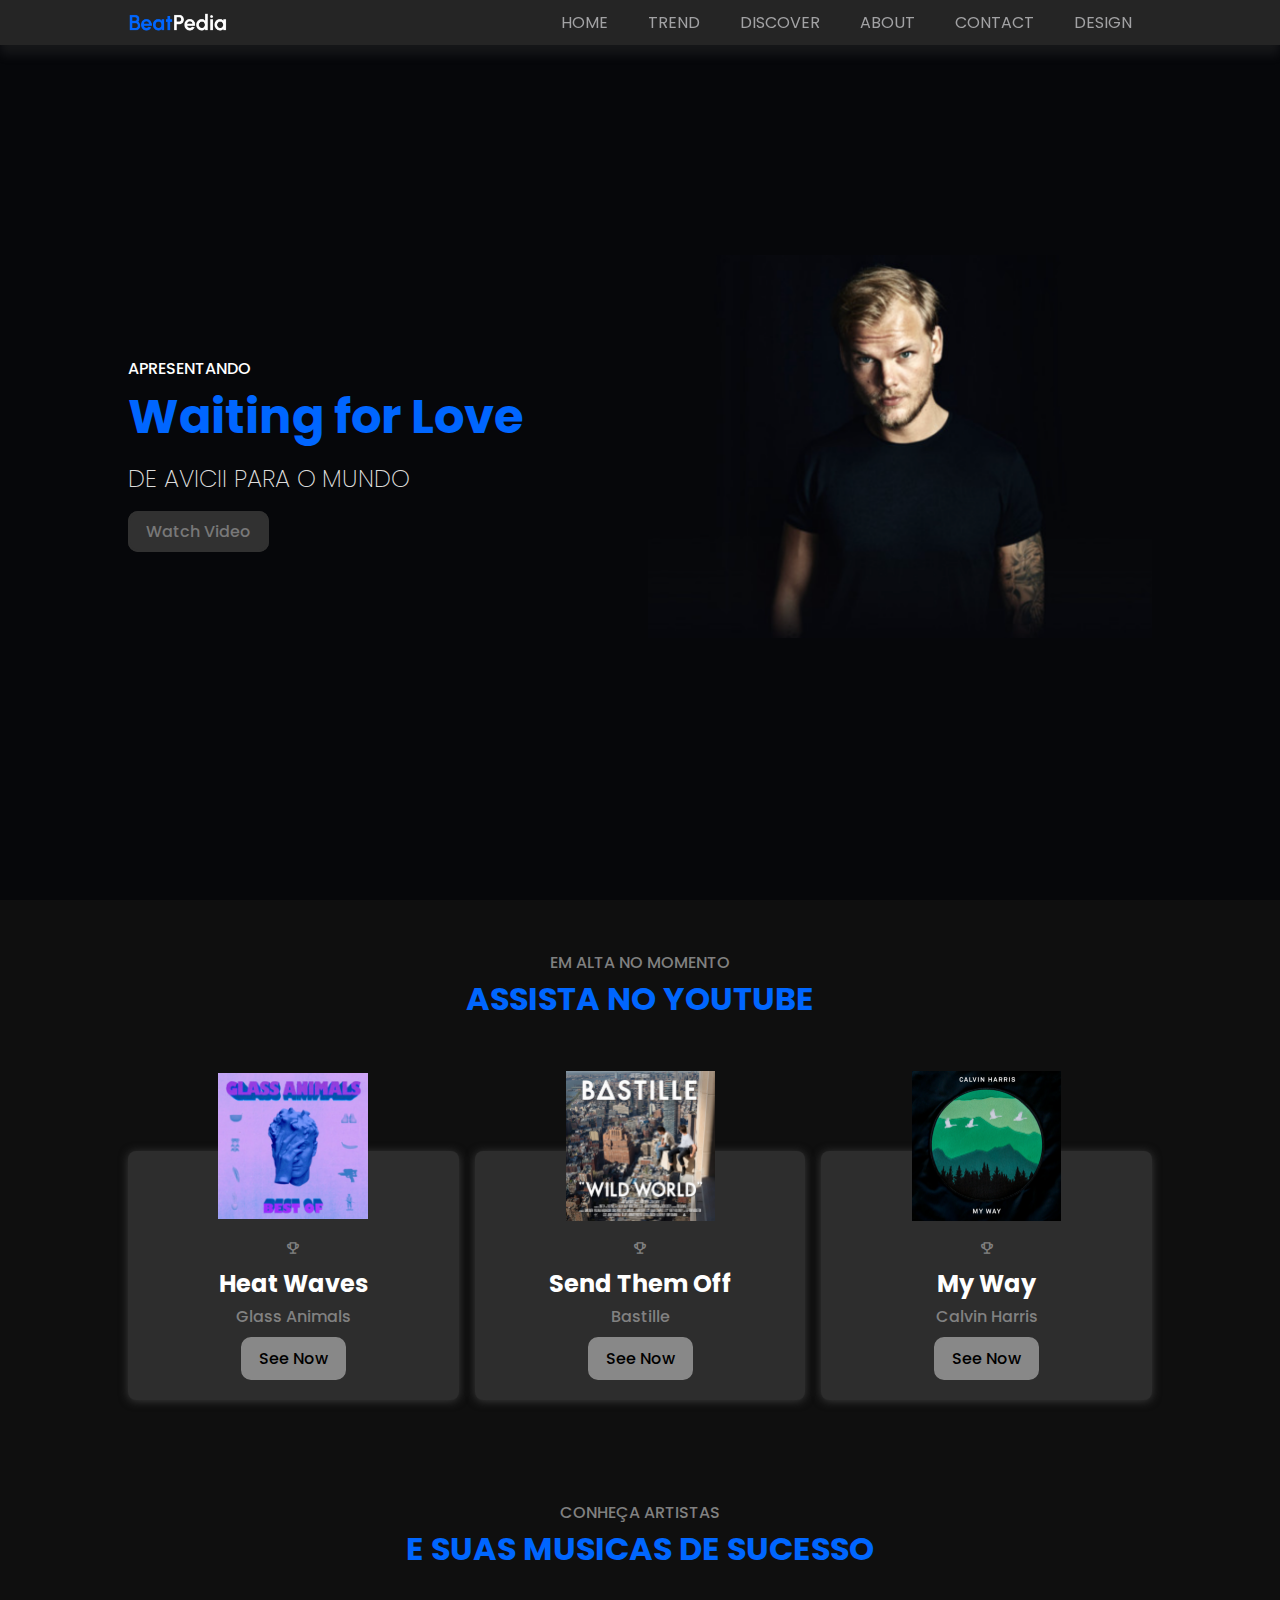
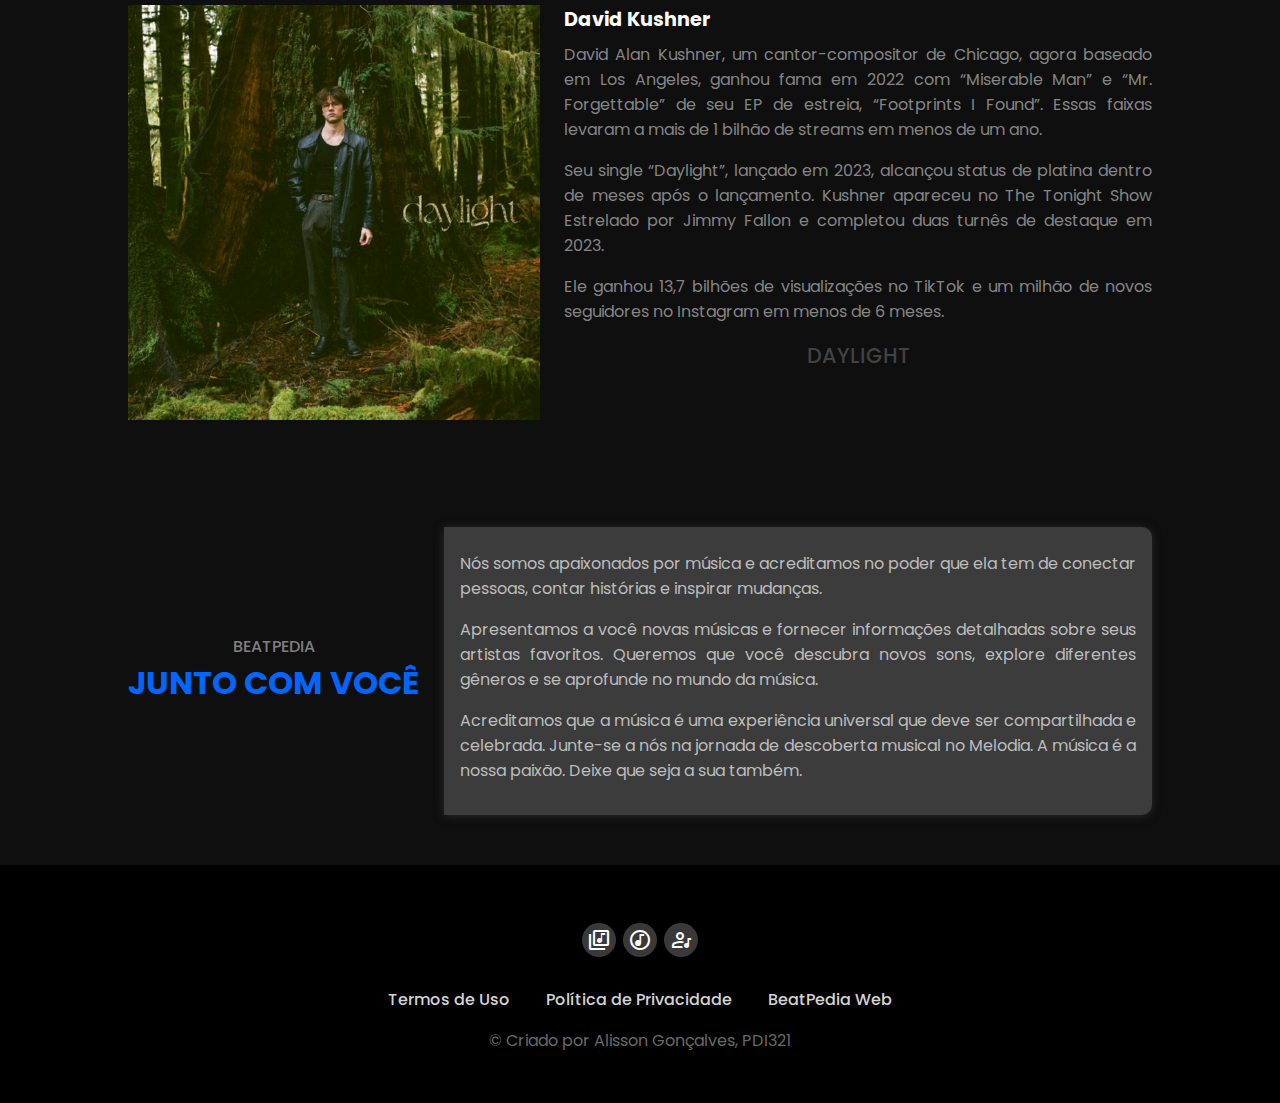
<file: Development/index.html>
<!DOCTYPE html>
<html lang="en">
<head>
    
    <meta charset="UTF-8">
    <meta http-equiv="X-UA-Compatible" content="IE=edge">
    <meta name="viewport" content="width=device-width, initial-scale=1.0">
    
    <title>BeatPedia</title>

    <!-- css, favicon & icons link -->
    <link rel="stylesheet" href="style.css">
    <link rel="shortcut icon" href="img/logo2.png" type="image/x-icon">
    <link href="https://fonts.googleapis.com/css2?family=Material+Symbols+Outlined" rel="stylesheet" />

</head>
<body>

    <!-- home -->
    <header>
        <a href="#" class="logo"><img src="img/logo3.png" alt=""></a>

        <ul class="nave">
            <li><a href="#home">Home</a></li>
            <li><a href="#trend">Trend</a></li>
            <li><a href="#discover">Discover</a></li>
            <li><a href="#about">About</a></li>
            <li><a href="#contact">Contact</a></li>
            <li><a href="card.html">Design</a></li>
        </ul>  
    </header>

    <section class="inicio" id="home">
        <div class="text-inicio">
            <span>Apresentando</span>
            <h1>Waiting for Love</h1>
            <h2>de avicii para o mundo </h3>
            <a href="https://youtu.be/cHHLHGNpCSA?si=1yTLvbsOcJ7Un5BF" class="btn">Watch Video</a>    
        </div>
        <div class="img-inicio">
            <img src="img/avicii.png" alt="">
        </div>
    </section>

    <!-- trend -->
    <section class="song" id="trend">
            <div class="heading">
                <span>Em alta no momento</span>
                <h1>Assista no youtube</h1>
            </div>
            <div class="song-cont">
                <div class="box">
                    <div class="song-img">
                        <img src="img/glass animals.png" alt="">
                    </div>
                    <div class="avaliacao">
                        <span class="material-symbols-outlined">trophy</span>
                    </div>
                    <h2>Heat Waves</h2>
                    <span>Glass Animals</span>
                    <a href="https://youtu.be/mRD0-GxqHVo?si=ZHC3gq1a4S__g1pr" class="btn">See Now</a>
                </div>
                <div class="box">
                    <div class="song-img">
                        <img src="img/send them off.png" alt="">
                    </div>
                    <div class="avaliacao">
                        <span class="material-symbols-outlined">trophy</span>
                    </div>
                    <h2>Send Them Off</h2>
                    <span>Bastille</span>
                    <a href="https://youtu.be/vn-6fiVkAcA?si=7JiacW7MHSSk0J9A" class="btn">See Now</a>
                </div>
                <div class="box">
                    <div class="song-img">
                        <img src="img/my way.png" alt="">
                    </div>
                    <div class="avaliacao">
                        <span class="material-symbols-outlined">trophy</span>
                    </div>
                    <h2>My Way</h2>
                    <span>Calvin Harris</span>
                    <a href="https://youtu.be/b4Bj7Zb-YD4?si=Kr7vCGe2Jwc0JlPa" class="btn">See Now</a>
                </div>
            </div>
    </section>

    <!-- discover -->
    <section class="discover" id="discover">
        <div class="heading">
            <span>Conheça artistas</span>
            <h1>E suas musicas de sucesso</h1>
        </div>
        <div class="cont-dis">
            <div class="dis-img">
                <img src="img/daylight.png" alt="">
            </div>
            <div class="dis-text">
                <h2>David Kushner</h2>
                <p>David Alan Kushner, um cantor-compositor de Chicago, agora baseado em Los Angeles, ganhou fama em 2022 com “Miserable Man” e “Mr. Forgettable” de seu EP de estreia, “Footprints I Found”. Essas faixas levaram a mais de 1 bilhão de streams em menos de um ano.</p>
                <p>Seu single “Daylight”, lançado em 2023, alcançou status de platina dentro de meses após o lançamento. Kushner apareceu no The Tonight Show Estrelado por Jimmy Fallon e completou duas turnês de destaque em 2023.</p>
                <p>Ele ganhou 13,7 bilhões de visualizações no TikTok e um milhão de novos seguidores no Instagram em menos de 6 meses.</p>
                <a href="https://youtu.be/MoN9ql6Yymw?si=o3-mMAqFgNeX1Rzd" class="link">Daylight</a>
            </div>
        </div>
    </section>

    <!-- about -->
    <section class="about" id="about">
        <div class="heading">
            <span>BeatPedia</span>
            <h1>Junto com você</h1>
        </div>
        <div class="abt-text">
            <p>Nós somos apaixonados por música e acreditamos no poder que ela tem de conectar pessoas, contar histórias e inspirar mudanças.</p>
            <p>Apresentamos a você novas músicas e fornecer informações detalhadas sobre seus artistas favoritos. Queremos que você descubra novos sons, explore diferentes gêneros e se aprofunde no mundo da música.</p>
            <p>Acreditamos que a música é uma experiência universal que deve ser compartilhada e celebrada. Junte-se a nós na jornada de descoberta musical no Melodia. A música é a nossa paixão. Deixe que seja a sua também.</p>
        </div>
    </section>

    <!-- contact -->
    <section class="contact" id="contact">
        <div class="cards">
            <a href="#"><span class="material-symbols-outlined">library_music</span></a>
            <a href="#"><span class="material-symbols-outlined">genres</span></a>
            <a href="#"><span class="material-symbols-outlined">artist </span></a>
        </div>
        <div class="links">
            <a href="#">Termos de Uso</a>
            <a href="#">Política de Privacidade</a>
            <a href="#">BeatPedia Web</a>
        </div>
        <p>&#169; Criado por Alisson Gonçalves, PDI321</p>
    </section>
    
</body>
</html>
</file>
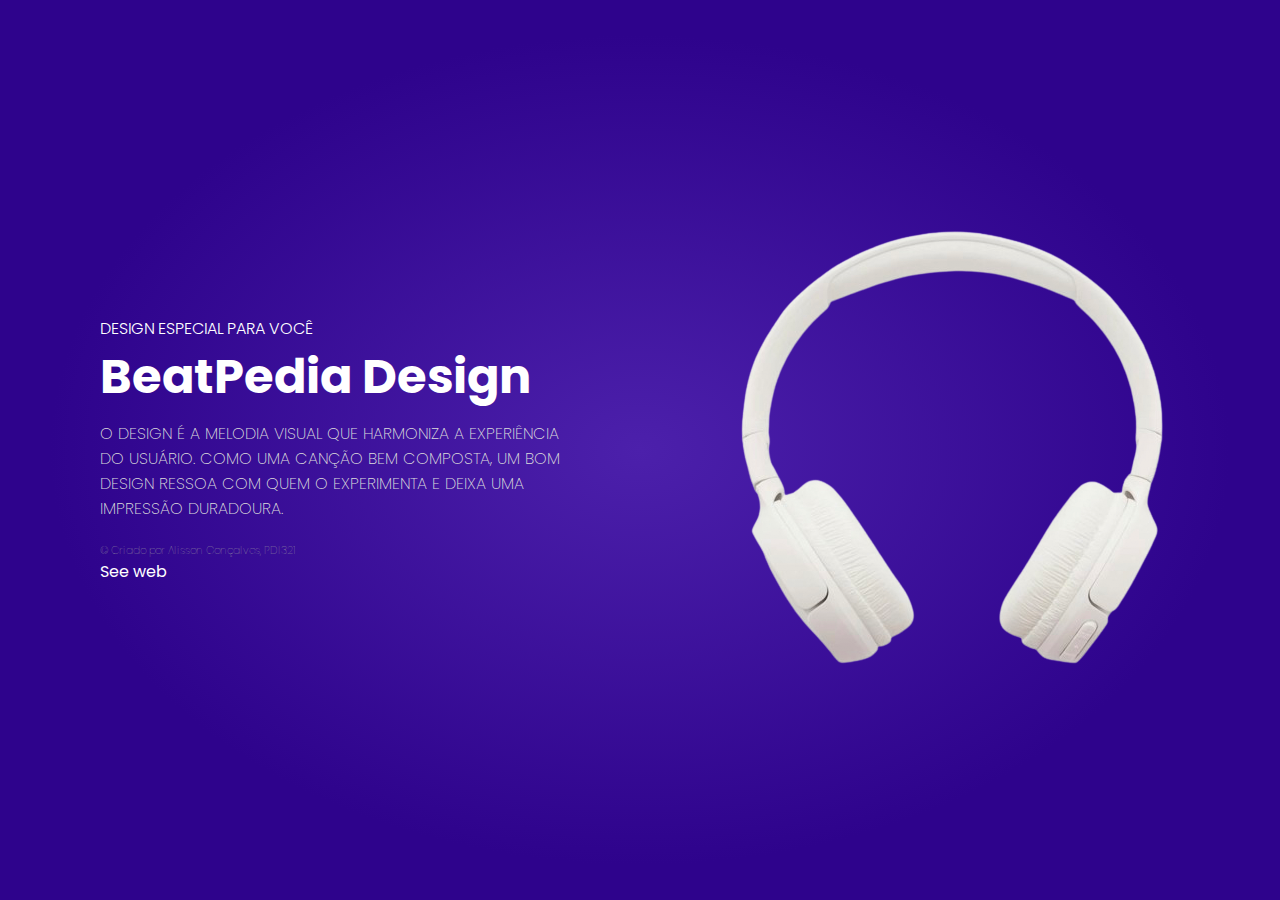
<file: Development/card.html>
<!DOCTYPE html>
<html lang="en">
<head>
    <meta charset="UTF-8">
    <meta http-equiv="X-UA-Compatible" content="IE=edge">
    <meta name="viewport" content="width=device-width, initial-scale=1.0">
    
    <title>BeatPedia</title>

    <!-- css, favicon & icons link -->
    <link rel="stylesheet" href="card.css">
    <link rel="shortcut icon" href="img/logo2.png" type="image/x-icon">
    <link href="https://fonts.googleapis.com/css2?family=Material+Symbols+Outlined" rel="stylesheet" />

</head>
<body>
      
    <section class="design-main">
        <div class="text-inicio">
            <span>Design especial para você</span>
            <h1>BeatPedia Design</h1>
            <h2>O design é a melodia visual que harmoniza a experiência do usuário. Como uma canção bem composta, um bom design ressoa com quem o experimenta e deixa uma impressão duradoura.</h3>
            <h6>&#169; Criado por Alisson Gonçalves, PDI321</h6>
            <a href="index.html" class="btn">See web</a>  
        </div>
        <div class="img-inicio">
            <img src="img/design4.png" alt="">
        </div>  
        <div id="backgrounds">
            <div class="background" style="background: radial-gradient(50% 50% at 50% 50%, #4c20ab 0%, #2E038C 92.19%);"></div>
            <div class="background" style="background: radial-gradient(50% 50% at 50% 50%, #3f415e 0%, #2b2d42 100%);"></div>
            <div class="background" style="background: radial-gradient(50% 50% at 50% 50%, #005A5B 0%, #003840 100%);"></div>
            <div class="background" style="background: radial-gradient(50% 50% at 50% 50%, #550549 0%, #400036 100%);"></div>
            <div class="background" style="background: radial-gradient(50% 50% at 50% 50%, #283443 0%, #101720 100%);"></div>
        </div>
    </section>

    <!-- link js -->
    <script src="script.js"></script>
</body>
</html>
</file>
<file: Development/style.css>
@import url('https://fonts.googleapis.com/css2?family=Poppins:wght@200;300;400;500;600;700&display=swap');

* {
    margin: 0;
    padding: 0;
    font-family: "Poppins", sans-serif;
    box-sizing: border-box;
    scroll-padding-top: 2rem;
    text-decoration: none;
    list-style: none;
    scroll-behavior: smooth;
}

section {
    padding: 50px 10%;
}

img {
    width: 100%;
}

.logo img{
    width: 100px;
}

.logo {
    display: flex;
    align-items: center;
}

header {
    position: fixed;
    width: 100%;
    top: 0;
    right: 0;
    z-index: 1000;
    display: flex;
    align-items: center;
    justify-content: space-between;
    background: #252525;
    box-shadow: 0 10px 10px rgba(120, 117, 117, 0.14);
    padding: 10px 10%;
    transition: 0.2s;
}

.nave {
    display: flex;
}

.nave a {
    font-size: 1rem;
    padding: 11px 20px;
    color: rgb(162, 162, 164);
    font-weight: 400;
    text-transform: uppercase;
}

.nave a:hover {
    color: #0066ff;
}

.menu-icon {
    font-size: 24px;
    cursor: pointer;
    z-index: 1001;
    display: none;
}

.inicio {
    width: 100%;
    min-height: 100vh;
    display: flex;
    flex-wrap: wrap;
    align-items: center;
    background: #06070A;
    gap: 1rem;
}

.text-inicio {
    color: white;
    flex: 1 1 17rem;
}

.text-inicio span {
    font-size: 1rem;
    text-transform: uppercase;
    font-weight: 500;
}

.text-inicio h1 {
    font-size: 3rem;
    color: #0066ff;
}

.text-inicio h2 {
    font-size: 1.5rem;
    text-transform: uppercase;
    font-weight: 200;
    color: gainsboro;
    margin: 0.5rem 0 1.4rem;
}

.img-inicio {
    flex: 1 1 17rem;
}

.btn {
    position: relative; 
    padding: 7px 16px;
    border: 2px solid rgb(49, 49, 49);
    background: rgb(49, 49, 49);
    border-radius: 10px;
    color: rgb(120, 120, 120);
    font-weight: 500;
}

.btn:hover {
    color: white;
    background: #0066ff;
    border: 2px solid #0066ff;
}

.heading {
    text-align: center;
    text-transform: uppercase;
}

.heading span {
    font-size: 1rem;
    font-weight: 500;
    color: #808080;
}

.heading h1 {
    font-size: 2rem;
    color: #0066ff;
}

.song {
    background: #0f0f0f;
}

.song-cont {
    display: flex;
    flex-wrap: wrap;
    gap: 1rem;
    margin-top: 5rem;
}

.song-cont .box {
    flex: 1 1 10rem;
    background: #2d2d2d;
    box-shadow: 0 1px 10px #3b3b3b;
    padding: 20px;
    display: flex;
    text-align: center;
    flex-direction: column;
    align-items: center;
    margin-top: 3rem;
    border-radius: 0.5rem;
    transition: transform 0.3s ease;
}

.song-cont .box:hover {
    transform: translateY(-10px);
}

.song-cont .box .song-img {
    width: 150px;
    height: 150px;
    margin-top: -100px;
}

.song-cont .box .song-img img {
    width: 100%;
    height: 100%;
    object-fit: contain;
    object-position: center;
}

.avaliacao {
    margin: 1rem 0 0.1rem;
}

.song-cont .box h2 {
    color: #ffffff;
    font-size: 1.5rem;
}

.song-cont .box span {
    color: #818181;
    font-size: 1rem;
    font-weight: 500;
    margin: 0.2rem 0 0.5rem;
}

.song-cont .btn {
    color: #000000;
    background: #888888;
    border: 2px solid #888888;
}

.song-cont .btn:hover {
    color: white;
    background: #0066ff;
    border: 2px solid #0066ff;
    box-shadow: 0 10px 10px #262626;
}

.discover {
    background: #0f0f0f;
}

.cont-dis {
    display: flex;
    flex-wrap: wrap;
    gap: 1.5rem;
    margin-top: 2rem;
}

.dis-img {
    flex: 1 1 10rem;
}

.dis-text {
    flex: 1 1 21rem;
}

.dis-text h2 {
    font-size: 1.2rem;
    color: #ffffff;
}

.dis-text p {
    margin: 0.5rem 0 1rem;
    text-align: justify;
    color: #858585;
}

.dis-text .link {
    display: flex;
    align-items: center;
    justify-content: center;
    color: #424242;
    font-size: 1.3rem;
    font-weight: 500;
    text-transform: uppercase;
}

.dis-text .link:hover {
    color: #0066ff;
    text-shadow: 1px 1px 10px #565656;
}

.about {
    display: flex;
    align-items: center;
    flex-wrap: wrap;
    background: #0f0f0f;
    gap: 1.5rem;
}

.abt-text {
    padding: 1rem;
    border-radius: 0px 10px 10px 0px;
    box-shadow: 0 1px 10px #2a2a2a;
    background: #3c3c3c;
    flex: 1 1 17rem;
}

.abt-text p {
    margin: 0.5rem 0 1rem;
    text-align: justify;
    color: #bdbdbd;
}

.contact {
    background: #000000;
    display: flex;
    flex-direction: column;
    align-items: center;
}

.cards {
    font-size: 27px;
    margin: 0.5rem;
}

.cards a span {
    padding: 5px;
    color: #fefefe;
    background: #393939;
    border-radius: 50%;
    gap: 1rem;
}

.links {
    margin: 1rem 0 1rem;
}

.links a {
    font-size: 1rem;
    font-weight: 500;
    color: #d3d3d3;
    padding: 1rem;
}

.links a:hover {
    color: #0066ff;
}

.contact p {
    color: rgb(105, 105, 105);
    text-align: center;
}


/* responsive */
@media (max-width:1150px) {
    header {
        padding: 18px 7%;
    }
    section {
        padding: 50px 7%;
    }
    .text-inicio h1 {
        font-size: 3rem;
    }
    .text-inicio h2 {
        font-size: 1.5rem;
    }
}

@media (max-width:991px) {
    header {
        padding: 18px 4%;
    }
    section {
        padding: 50px 4%;
    }
}

@media (max-width:768px) {
    header {
        padding: 11px 4%;
    }
    .nave a {
        font-size: 11px;
        padding: 1.5rem;
        display: block;
        color: rgb(105, 105, 105);
    }
    .text-inicio span {
        font-size: 0.9rem;
    }
    .text-inicio h1 {
        font-size: 2.4rem;
    }
    .text-inicio h2 {
        font-size: 1.2rem;
    }
}

@media (max-width: 768px) {
    .text-inicio {
        padding-top: inherit;
    }
    .song-cont .box {
        margin-top: 6rem;
    }
    .heading h1 {
        font-size: 1.5rem;
    }
    .heading span {
        font-size: 0.9rem;
    }
    .about {
        flex-direction: column-reverse;
    }
    .links {
        display: flex;
        flex-direction: column;
    }
}
</file>
<file: Development/card.css>
@import url('https://fonts.googleapis.com/css2?family=Poppins:wght@200;300;400;500;600;700&display=swap');

* {
    margin: 0;
    padding: 0;
    font-family: "Poppins", sans-serif;
    box-sizing: border-box;
}

.design-main {
    width: 60%;
    min-height: 100vh;
    display: flex;
    flex-wrap: wrap;
    align-items: center;
    gap: 1rem;
}

.text-inicio {
    color: white;
    flex: 1 1 17rem;
    padding: 0 100px;
}

.text-inicio span {
    font-size: 1rem;
    text-transform: uppercase;
    font-weight: 300;
}

.text-inicio h1 {
    font-size: 3rem;
    color: #ffffff;
}

.text-inicio h2 {
    font-size: 1rem;
    text-transform: uppercase;
    font-weight: 200;
    color: gainsboro;
    margin: 0.5rem 0 1.4rem;
}

.text-inicio  h6{
    font-weight: 100;
    color: #a4a4a4;
}

.text-inicio a {
    color: white;
    text-decoration: none;
    transition: opacity 0.3s ease;
}

.text-inicio a:hover {
    text-decoration: underline;
    color: #c6def3;
}

.img-inicio {
    width: 10%;
    animation: animate 3s linear infinite;
}

@keyframes animate {
    0% {
        transform: translate(-10px, 0);
    }
    50% {
        transform: translate(-0px, -20px);
    }
    100% {
        transform: translate(-10px, 0);
    }
}

#backgrounds {
    position: absolute;
    width: 100%;
    height: 100%;
    top: 0;
    z-index: -1;
}

.background {
    position: absolute;
    top: 0;
    left: 0;
    width: 100%;
    height: 100%;
    opacity: 0;
    transition: opacity 2s ease-in-out;
}
</file>
